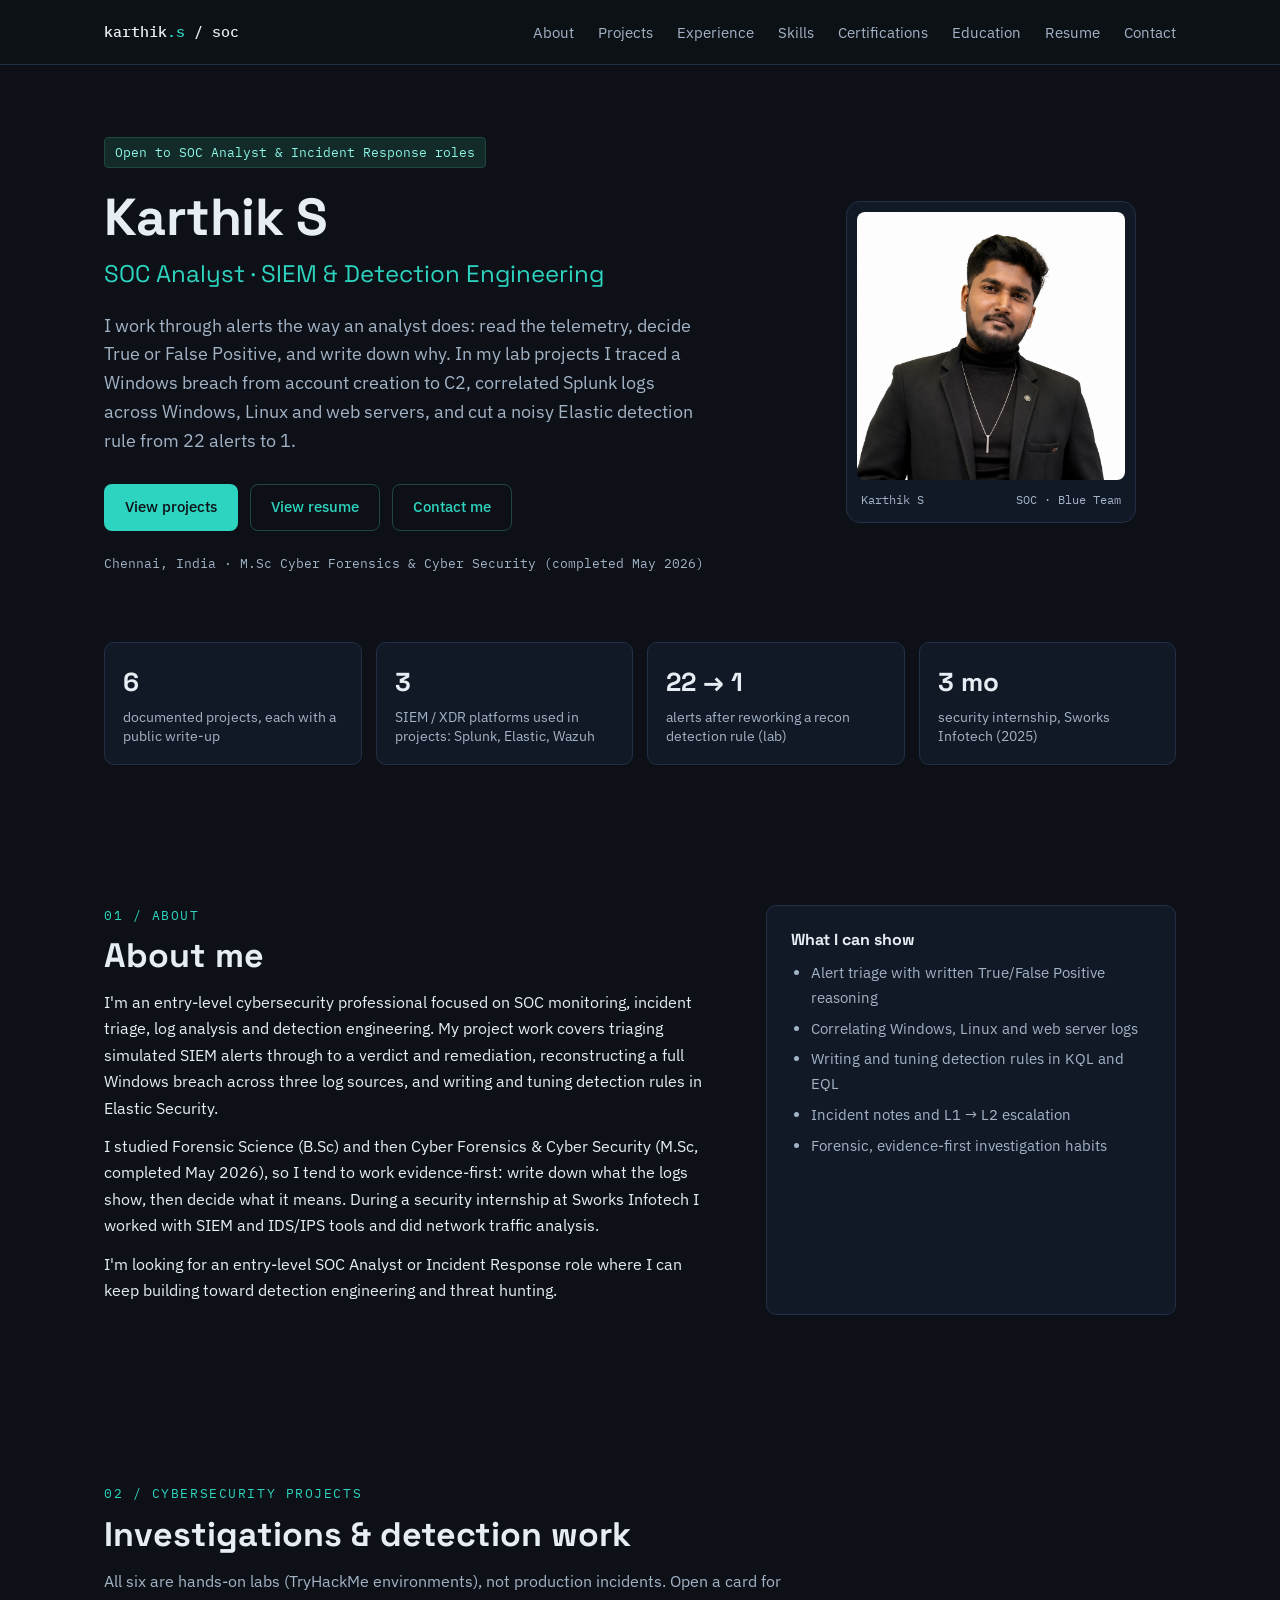
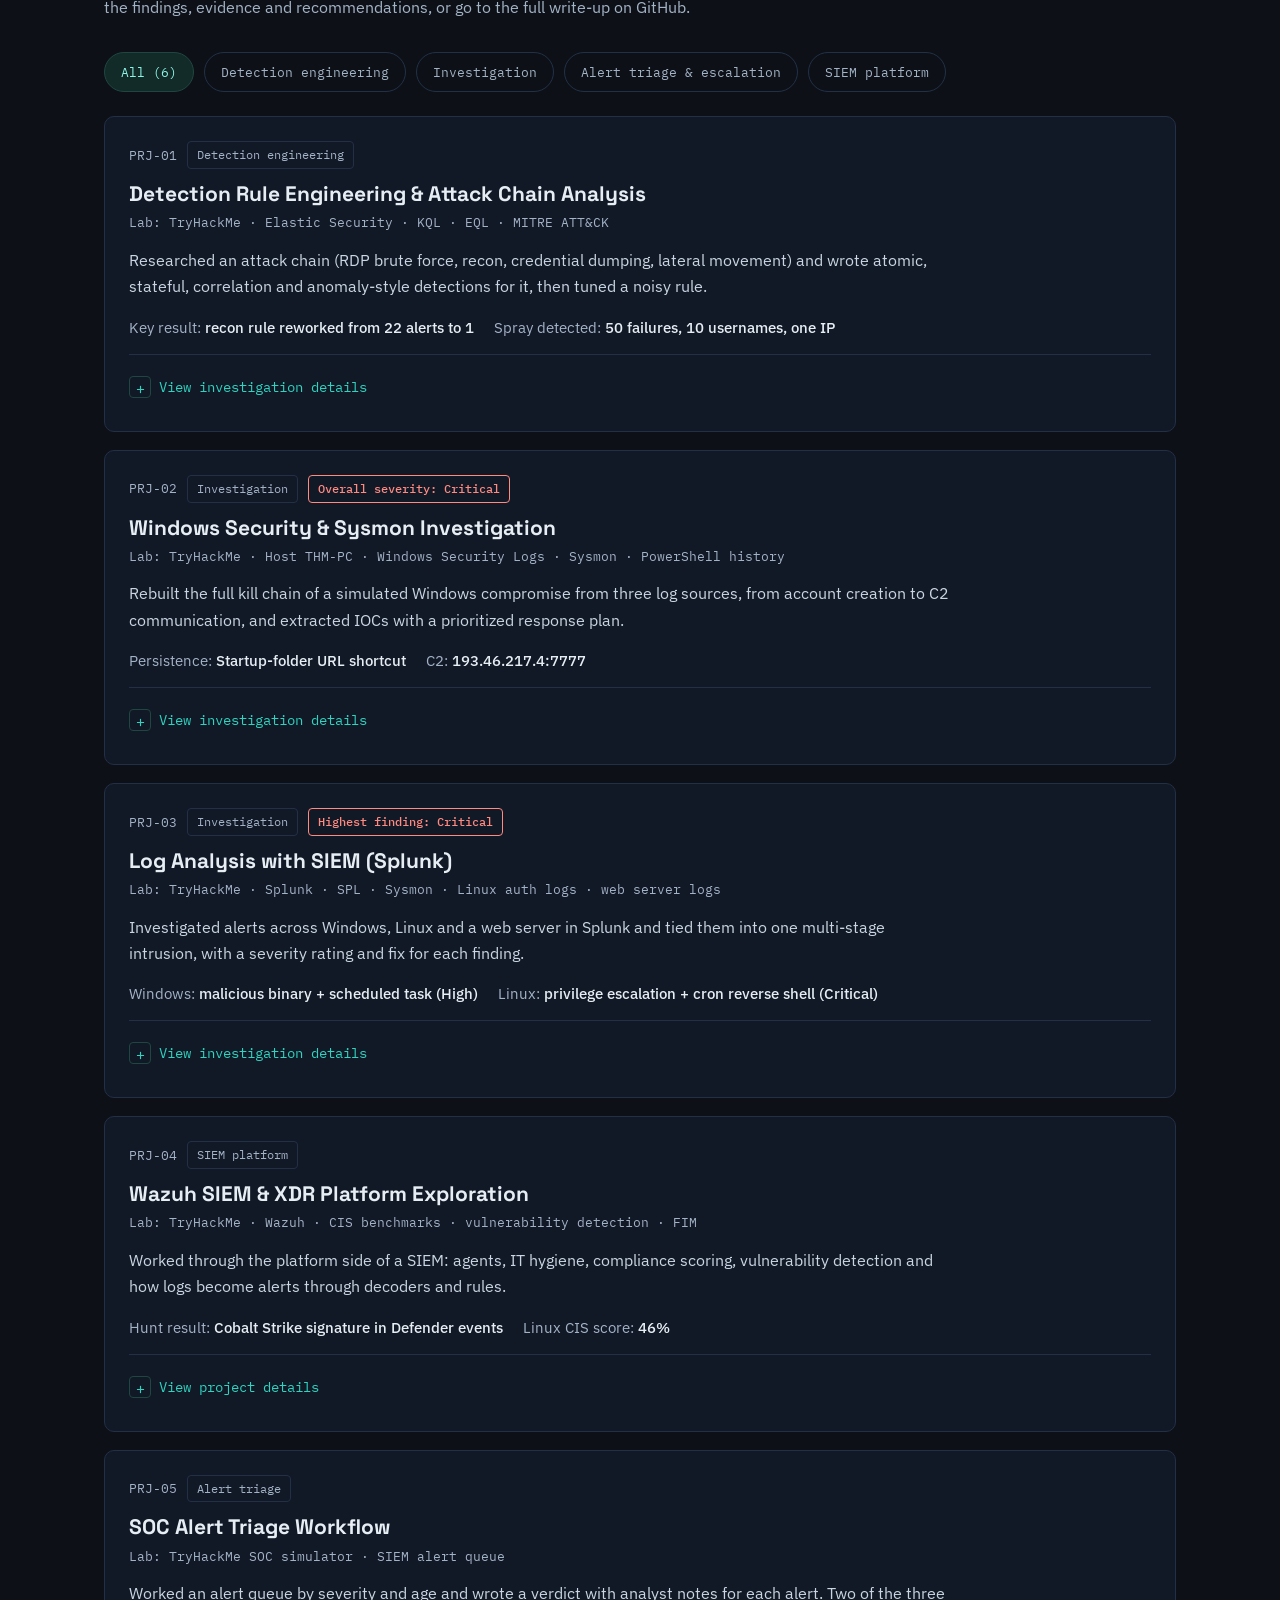
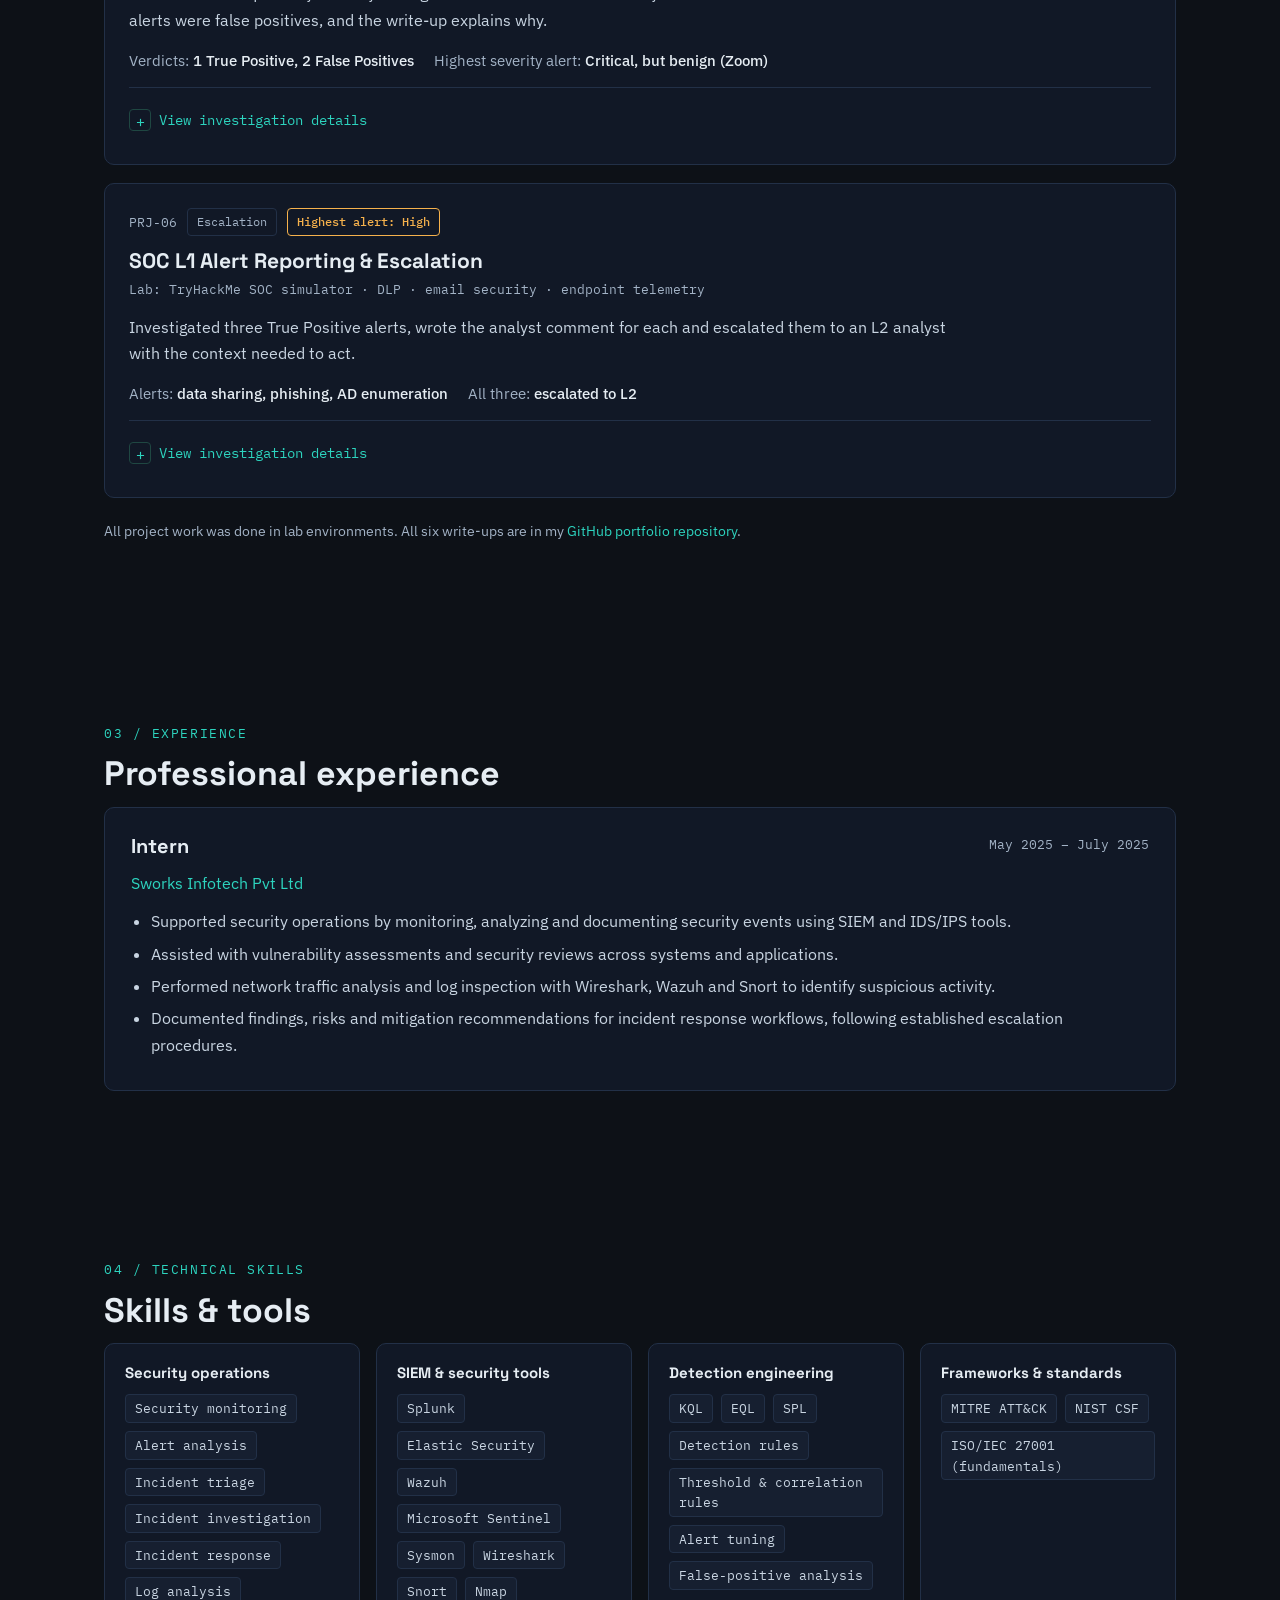
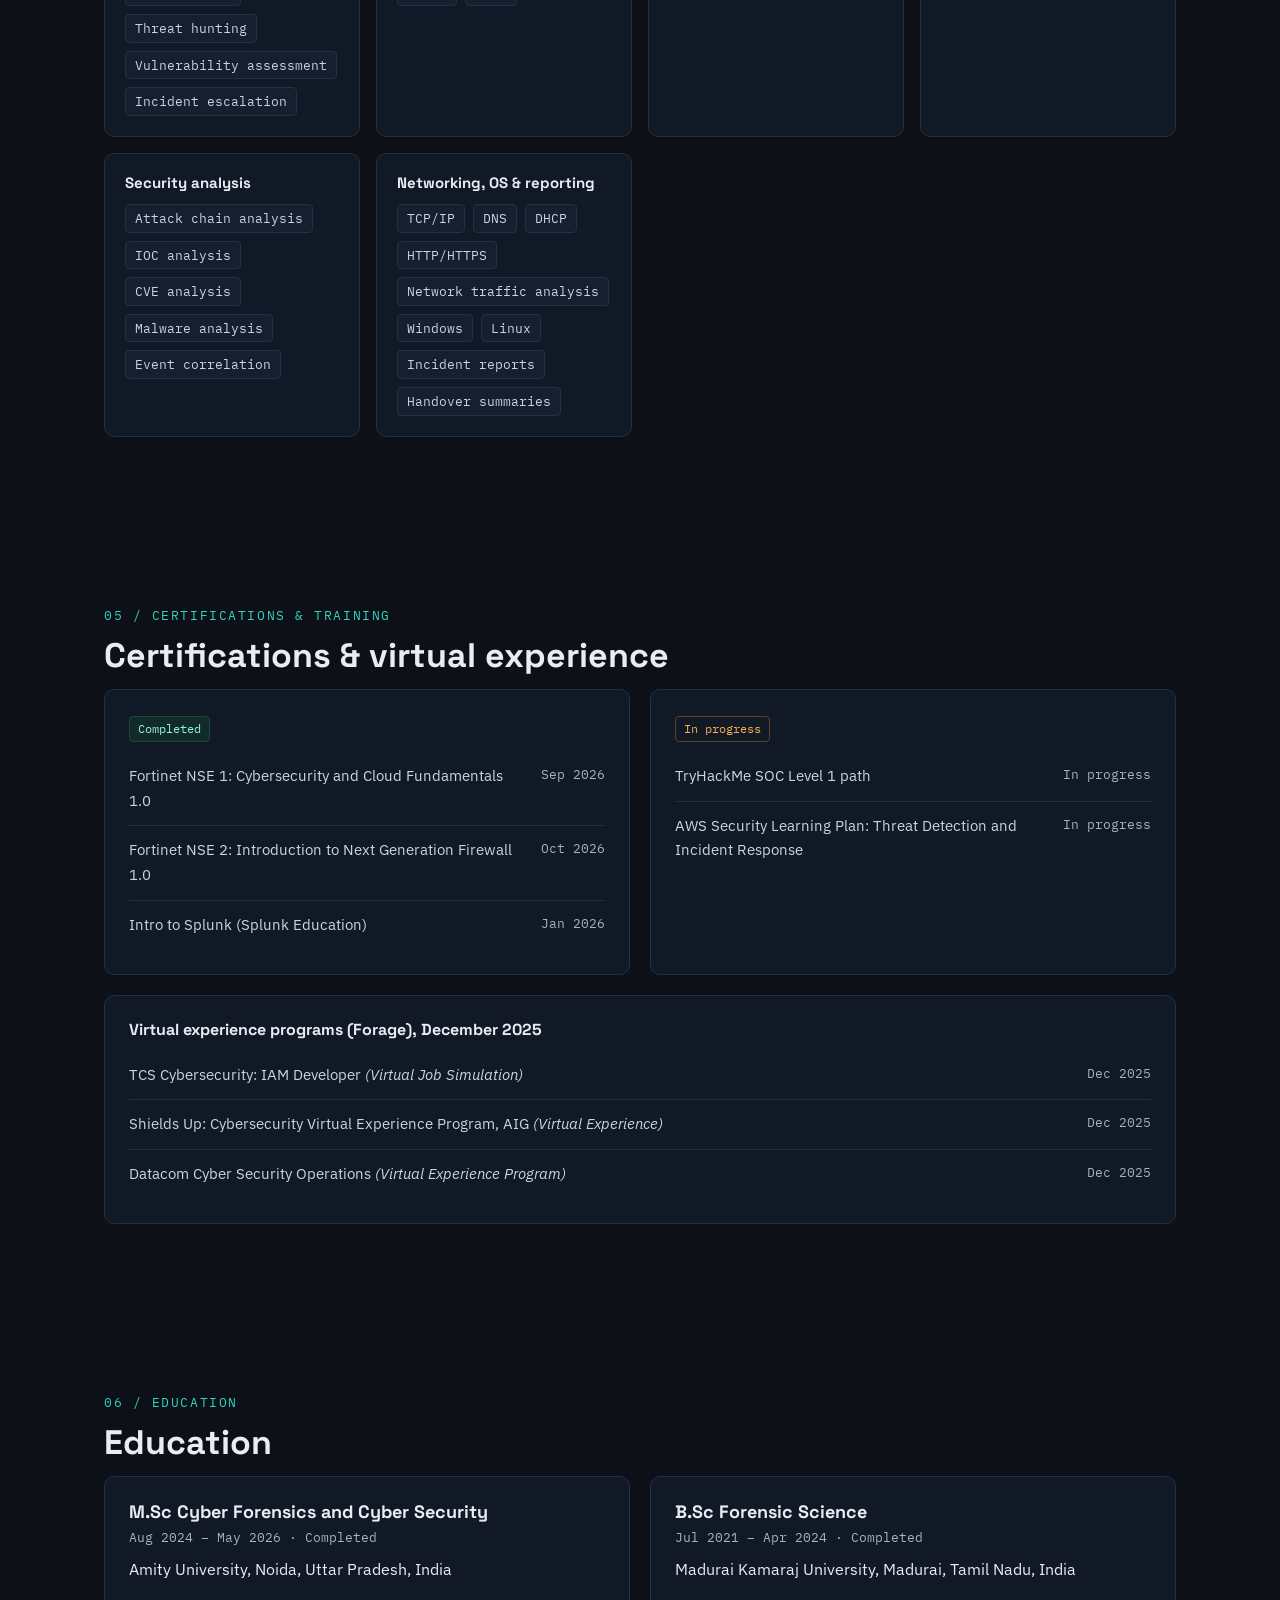
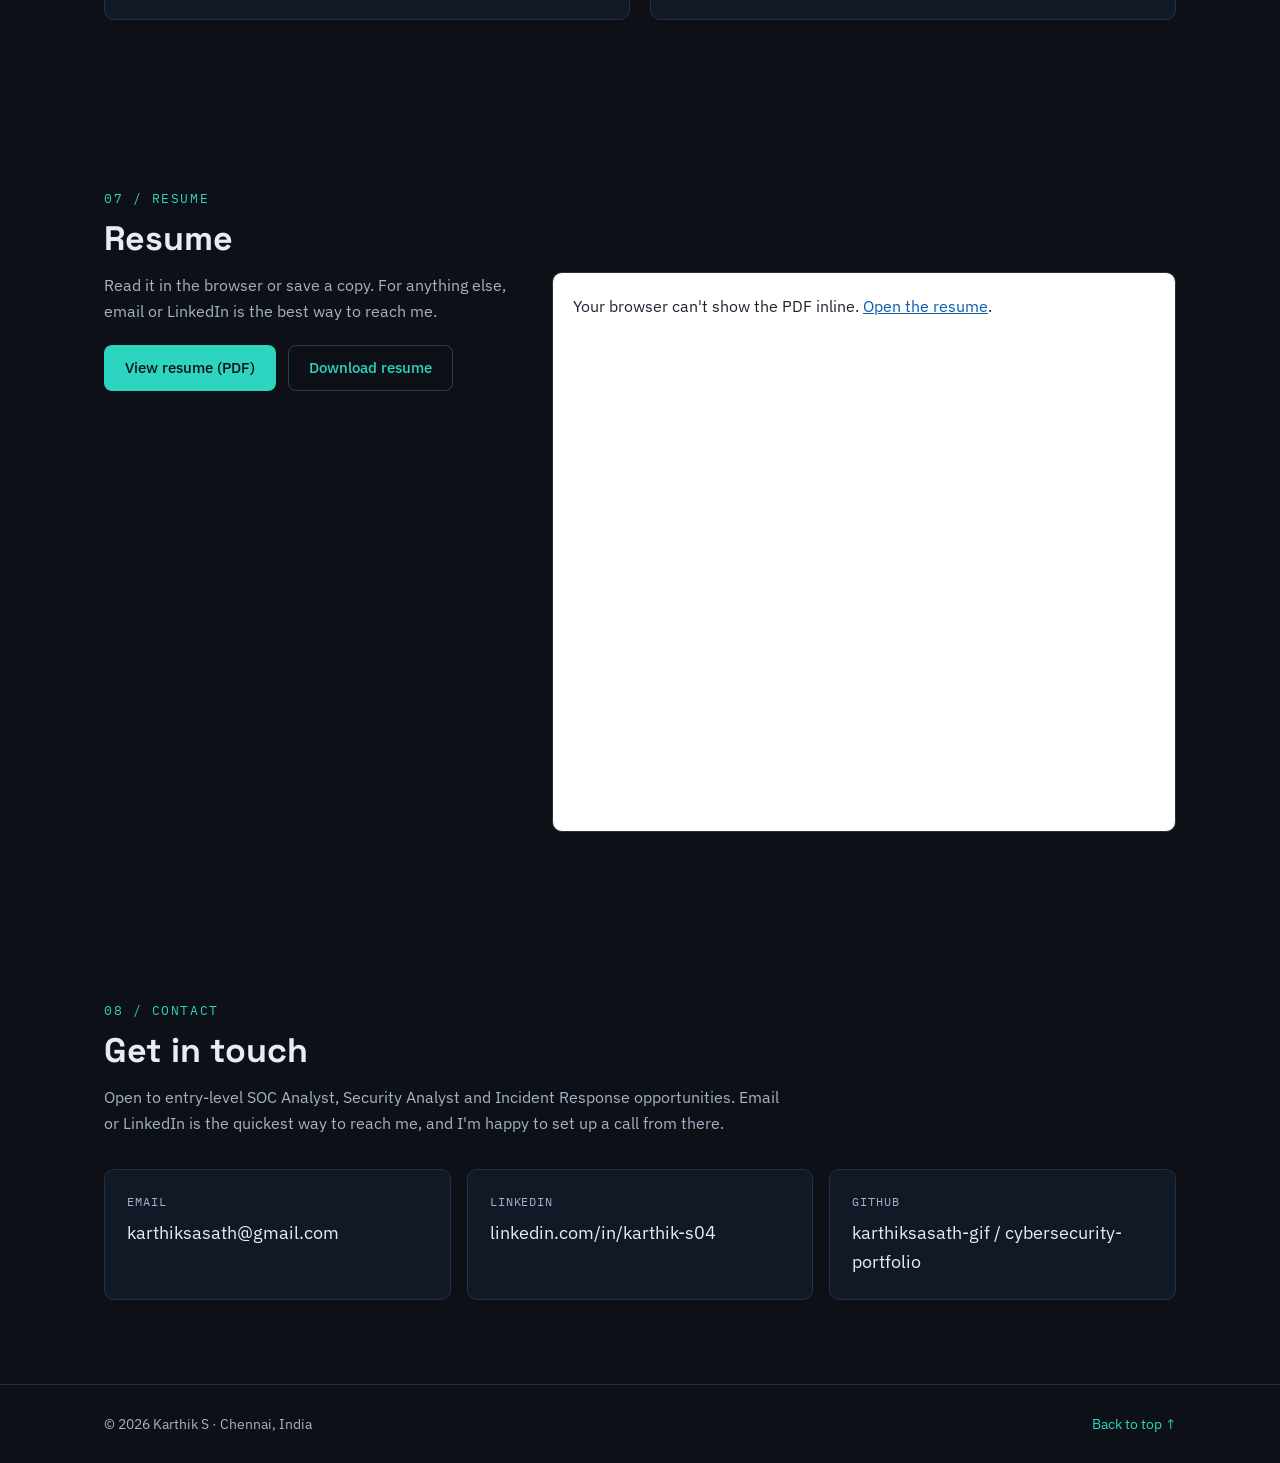
<file: docs/index.html>
<!DOCTYPE html>
<html lang="en">
<head>
<meta charset="utf-8">
<meta name="viewport" content="width=device-width, initial-scale=1">
<title>Karthik S — Entry-Level SOC Analyst | SIEM &amp; Detection Engineering</title>
<meta name="description" content="Karthik S is an entry-level SOC analyst from Chennai with hands-on work in SIEM alert triage, log analysis, incident investigation and detection rule engineering (Splunk, Elastic Security, Wazuh).">
<meta name="keywords" content="SOC analyst, entry-level SOC analyst, incident response, SIEM, detection engineering, Splunk, Elastic Security, Wazuh, MITRE ATT&amp;CK, Chennai">
<meta name="author" content="Karthik S">
<meta property="og:type" content="website">
<meta property="og:title" content="Karthik S — Entry-Level SOC Analyst">
<meta property="og:description" content="SIEM alert triage, log analysis, incident investigation and detection engineering projects, with full write-ups.">
<meta property="og:image" content="https://karthiksasath-gif.github.io/cybersecurity-portfolio/assets/images/karthik-profile.jpg">
<meta name="twitter:card" content="summary">
<meta name="theme-color" content="#0D1117">
<link rel="icon" type="image/svg+xml" href="favicon/favicon.svg">
<link rel="preconnect" href="https://fonts.googleapis.com">
<link rel="preconnect" href="https://fonts.gstatic.com" crossorigin>
<link href="https://fonts.googleapis.com/css2?family=IBM+Plex+Mono:wght@400;500&family=IBM+Plex+Sans:wght@400;500&family=Space+Grotesk:wght@500;700&display=swap" rel="stylesheet">
<link rel="stylesheet" href="style.css">
<script>document.documentElement.classList.add('js');</script>
</head>
<body>
<a class="skip" href="#main">Skip to content</a>

<header class="nav">
  <div class="wrap">
    <a class="brand" href="#top">karthik<span>.s</span> / soc</a>
    <button class="nav-btn" id="navBtn" aria-label="Open menu" aria-expanded="false" aria-controls="menu"><span></span></button>
    <nav aria-label="Main">
      <ul class="menu" id="menu">
        <li><a href="#about">About</a></li>
        <li><a href="#projects">Projects</a></li>
        <li><a href="#experience">Experience</a></li>
        <li><a href="#skills">Skills</a></li>
        <li><a href="#certifications">Certifications</a></li>
        <li><a href="#education">Education</a></li>
        <li><a href="#resume">Resume</a></li>
        <li><a href="#contact">Contact</a></li>
      </ul>
    </nav>
  </div>
</header>

<main id="main">

<!-- PROFILE HEADER -->
<section class="profile" id="top" aria-labelledby="profile-title">
  <div class="wrap">
    <div class="profile-grid">
      <div>
        <span class="chip">Open to SOC Analyst &amp; Incident Response roles</span>
        <h1 id="profile-title">Karthik S</h1>
        <p class="role">SOC Analyst · SIEM &amp; Detection Engineering</p>
        <p class="intro">I work through alerts the way an analyst does: read the telemetry, decide True or False Positive, and write down why. In my lab projects I traced a Windows breach from account creation to C2, correlated Splunk logs across Windows, Linux and web servers, and cut a noisy Elastic detection rule from 22 alerts to 1.</p>
        <div class="cta">
          <a class="btn btn-primary" href="#projects">View projects</a>
          <a class="btn btn-ghost" href="assets/resume/Karthik_S_SOC_Analyst_Resume.pdf" target="_blank" rel="noopener">View resume</a>
          <a class="btn btn-ghost" href="#contact">Contact me</a>
        </div>
        <p class="loc">Chennai, India · M.Sc Cyber Forensics &amp; Cyber Security (completed May 2026)</p>
      </div>
      <figure class="photo">
        <img src="assets/images/karthik-profile.jpg" width="900" height="900" alt="Portrait of Karthik S in a black blazer">
        <figcaption><span>Karthik S</span><span>SOC · Blue Team</span></figcaption>
      </figure>
    </div>

    <div class="stats" aria-label="Portfolio at a glance">
      <div class="stat"><b>6</b><span>documented projects, each with a public write-up</span></div>
      <div class="stat"><b>3</b><span>SIEM / XDR platforms used in projects: Splunk, Elastic, Wazuh</span></div>
      <div class="stat"><b>22 → 1</b><span>alerts after reworking a recon detection rule (lab)</span></div>
      <div class="stat"><b>3 mo</b><span>security internship, Sworks Infotech (2025)</span></div>
    </div>
  </div>
</section>

<!-- ABOUT -->
<section id="about" aria-labelledby="about-title">
  <div class="wrap about-grid">
    <div class="reveal">
      <p class="eyebrow">01 / About</p>
      <h2 class="sec-title" id="about-title">About me</h2>
      <p>I'm an entry-level cybersecurity professional focused on SOC monitoring, incident triage, log analysis and detection engineering. My project work covers triaging simulated SIEM alerts through to a verdict and remediation, reconstructing a full Windows breach across three log sources, and writing and tuning detection rules in Elastic Security.</p>
      <p>I studied Forensic Science (B.Sc) and then Cyber Forensics &amp; Cyber Security (M.Sc, completed May 2026), so I tend to work evidence-first: write down what the logs show, then decide what it means. During a security internship at Sworks Infotech I worked with SIEM and IDS/IPS tools and did network traffic analysis.</p>
      <p>I'm looking for an entry-level SOC Analyst or Incident Response role where I can keep building toward detection engineering and threat hunting.</p>
    </div>
    <div class="panel reveal">
      <h3>What I can show</h3>
      <ul>
        <li>Alert triage with written True/False Positive reasoning</li>
        <li>Correlating Windows, Linux and web server logs</li>
        <li>Writing and tuning detection rules in KQL and EQL</li>
        <li>Incident notes and L1 → L2 escalation</li>
        <li>Forensic, evidence-first investigation habits</li>
      </ul>
    </div>
  </div>
</section>

<!-- PROJECTS -->
<section id="projects" aria-labelledby="projects-title">
  <div class="wrap">
    <p class="eyebrow">02 / Cybersecurity projects</p>
    <h2 class="sec-title" id="projects-title">Investigations &amp; detection work</h2>
    <p class="sec-lead">All six are hands-on labs (TryHackMe environments), not production incidents. Open a card for the findings, evidence and recommendations, or go to the full write-up on GitHub.</p>

    <div class="filters" role="group" aria-label="Filter projects">
      <button class="filter" data-filter="all" aria-pressed="true">All (6)</button>
      <button class="filter" data-filter="detection" aria-pressed="false">Detection engineering</button>
      <button class="filter" data-filter="investigation" aria-pressed="false">Investigation</button>
      <button class="filter" data-filter="triage" aria-pressed="false">Alert triage &amp; escalation</button>
      <button class="filter" data-filter="platform" aria-pressed="false">SIEM platform</button>
    </div>

    <div class="tickets">

      <!-- PRJ-01 -->
      <article class="ticket reveal" data-cat="detection">
        <div class="t-head"><span class="t-id">PRJ-01</span><span class="tag">Detection engineering</span></div>
        <h3>Detection Rule Engineering &amp; Attack Chain Analysis</h3>
        <p class="t-meta">Lab: TryHackMe · Elastic Security · KQL · EQL · MITRE ATT&amp;CK</p>
        <p class="t-sum">Researched an attack chain (RDP brute force, recon, credential dumping, lateral movement) and wrote atomic, stateful, correlation and anomaly-style detections for it, then tuned a noisy rule.</p>
        <div class="result">
          <div>Key result: <b>recon rule reworked from 22 alerts to 1</b></div>
          <div>Spray detected: <b>50 failures, 10 usernames, one IP</b></div>
        </div>
        <details>
          <summary>View investigation details</summary>
          <div class="d-body">
            <div>
              <h4>What I built</h4>
              <ul>
                <li><b>Atomic:</b> custom query rule for recon commands. Removed a false positive (<code>ngentask.exe</code>) and added a missed tool (<code>nltest.exe</code>). Preview fired 22 alerts, one per command.</li>
                <li><b>Stateful:</b> threshold rule on failed network logons, grouped by <code>source.ip</code> with a minimum of 5 distinct usernames. Medium severity, risk score 47.</li>
                <li><b>Correlation:</b> EQL sequence for 10+ failed logons followed by a successful RDP logon from the same IP within 5 minutes. High severity, risk score 73, with alert suppression on <code>source.ip</code> to stop duplicate alerts.</li>
              </ul>
            </div>
            <div>
              <h4>Tuning &amp; anomaly work</h4>
              <ul>
                <li><b>Tuning:</b> rebuilt the recon rule as a threshold rule grouped by <code>host.name</code> and <code>LogonId</code> (3 or more commands per session). The attacker's session was the single remaining alert.</li>
                <li><b>Anomaly:</b> shown conceptually in Discover (service-install baseline on one host) because the lab licence did not include ML rules.</li>
                <li><b>Takeaway:</b> research the technique and the data source before writing the query; plan to tune every rule.</li>
              </ul>
            </div>
            <figure class="shot full">
              <img src="assets/projects/detection-rule-preview.jpg" width="1400" height="590" loading="lazy" alt="Elastic Security rule preview for the threshold rule showing Medium severity and risk score 47">
              <figcaption>Elastic Security: preview of the password-spray threshold rule (Medium, risk score 47).</figcaption>
            </figure>
          </div>
          <div class="t-links"><a class="btn btn-ghost" href="https://github.com/karthiksasath-gif/cybersecurity-portfolio/tree/main/Detection-Rules-Developement" target="_blank" rel="noopener">Full write-up on GitHub</a></div>
        </details>
      </article>

      <!-- PRJ-02 -->
      <article class="ticket reveal" data-cat="investigation">
        <div class="t-head"><span class="t-id">PRJ-02</span><span class="tag">Investigation</span><span class="sev crit">Overall severity: Critical</span></div>
        <h3>Windows Security &amp; Sysmon Investigation</h3>
        <p class="t-meta">Lab: TryHackMe · Host THM-PC · Windows Security Logs · Sysmon · PowerShell history</p>
        <p class="t-sum">Rebuilt the full kill chain of a simulated Windows compromise from three log sources, from account creation to C2 communication, and extracted IOCs with a prioritized response plan.</p>
        <div class="result">
          <div>Persistence: <b>Startup-folder URL shortcut</b></div>
          <div>C2: <b>193.46.217.4:7777</b></div>
        </div>
        <details>
          <summary>View investigation details</summary>
          <div class="d-body">
            <div>
              <h4>Findings</h4>
              <ul>
                <li>Unauthorized local account <code>svc_sysrestore</code> created and added to Backup Operators.</li>
                <li><code>ckjg.exe</code> downloaded through Chrome by one user, then executed.</li>
                <li>Persistence via <code>DeleteApp.url</code> in the Startup folder.</li>
                <li>DNS lookup of <code>hkfasfsafg.click</code> and an outbound connection to the C2 address.</li>
                <li>PowerShell history showed recon and system changes by a second user.</li>
              </ul>
            </div>
            <div>
              <h4>Recommendations</h4>
              <ul>
                <li>Isolate the host; terminate the malware and remove the startup link.</li>
                <li>Delete the rogue account and audit Backup Operators changes.</li>
                <li>Block the C2 IP and domain at the firewall.</li>
                <li>Rotate credentials for the affected accounts.</li>
                <li>Submit the file and domain to threat intelligence platforms.</li>
              </ul>
            </div>
            <figure class="shot full">
              <img src="assets/projects/sysmon-c2-event.jpg" width="1400" height="576" loading="lazy" alt="Sysmon Event ID 3 showing a network connection from ckjg.exe to 193.46.217.4 on port 7777">
              <figcaption>Sysmon Event ID 3: the malware's connection to the C2 server on port 7777.</figcaption>
            </figure>
          </div>
          <div class="t-links"><a class="btn btn-ghost" href="https://github.com/karthiksasath-gif/cybersecurity-portfolio/tree/main/windows-security-and-sysmon-investigation" target="_blank" rel="noopener">Full write-up on GitHub</a></div>
        </details>
      </article>

      <!-- PRJ-03 -->
      <article class="ticket reveal" data-cat="investigation">
        <div class="t-head"><span class="t-id">PRJ-03</span><span class="tag">Investigation</span><span class="sev crit">Highest finding: Critical</span></div>
        <h3>Log Analysis with SIEM (Splunk)</h3>
        <p class="t-meta">Lab: TryHackMe · Splunk · SPL · Sysmon · Linux auth logs · web server logs</p>
        <p class="t-sum">Investigated alerts across Windows, Linux and a web server in Splunk and tied them into one multi-stage intrusion, with a severity rating and fix for each finding.</p>
        <div class="result">
          <div>Windows: <b>malicious binary + scheduled task (High)</b></div>
          <div>Linux: <b>privilege escalation + cron reverse shell (Critical)</b></div>
        </div>
        <details>
          <summary>View investigation details</summary>
          <div class="d-body">
            <div>
              <h4>Findings</h4>
              <ul>
                <li><b>Windows (High):</b> <code>SharePoInt.exe</code> in a Temp folder made an outbound connection (Sysmon Event 3) and persisted through a scheduled task.</li>
                <li><b>Linux (Critical):</b> a compromised user escalated to root, created an unauthorized SSH account and added a cron-based Python reverse shell.</li>
                <li><b>Web (Medium):</b> brute force against <code>/wp-login.php</code> from one IP, fingerprinted as WPScan by its user agent.</li>
              </ul>
            </div>
            <div>
              <h4>Recommendations</h4>
              <ul>
                <li>Isolate the Windows host; kill the process and remove the task.</li>
                <li>Disable the rogue account, remove the cron entry, rotate credentials.</li>
                <li>Block the attacking IP, rate-limit the login page and enable 2FA.</li>
              </ul>
            </div>
            <figure class="shot full">
              <img src="assets/projects/splunk-sysmon-search.jpg" width="1400" height="528" loading="lazy" alt="Splunk search results table for Sysmon network connection events">
              <figcaption>Splunk: search on the destination port to find the malicious process's connection.</figcaption>
            </figure>
          </div>
          <div class="t-links"><a class="btn btn-ghost" href="https://github.com/karthiksasath-gif/cybersecurity-portfolio/tree/main/Log-Analysis-with-SIEM-Splunk" target="_blank" rel="noopener">Full write-up on GitHub</a></div>
        </details>
      </article>

      <!-- PRJ-04 -->
      <article class="ticket reveal" data-cat="platform">
        <div class="t-head"><span class="t-id">PRJ-04</span><span class="tag">SIEM platform</span></div>
        <h3>Wazuh SIEM &amp; XDR Platform Exploration</h3>
        <p class="t-meta">Lab: TryHackMe · Wazuh · CIS benchmarks · vulnerability detection · FIM</p>
        <p class="t-sum">Worked through the platform side of a SIEM: agents, IT hygiene, compliance scoring, vulnerability detection and how logs become alerts through decoders and rules.</p>
        <div class="result">
          <div>Hunt result: <b>Cobalt Strike signature in Defender events</b></div>
          <div>Linux CIS score: <b>46%</b></div>
        </div>
        <details>
          <summary>View project details</summary>
          <div class="d-body">
            <div>
              <h4>What I did</h4>
              <ul>
                <li>Reviewed Windows and Linux agents: hardware, listening ports, local users and installed software.</li>
                <li>Read CIS benchmark results and CVE findings, for example the latest Notepad++ CVE on the Windows agent.</li>
                <li>Queried Defender events in Discover and found <code>Trojan:Win32/CobaltStrike.PU!MTB</code>.</li>
              </ul>
            </div>
            <div>
              <h4>Concepts covered</h4>
              <ul>
                <li>Group-level log collection (Linux auth log, Windows Defender and Sysmon channels).</li>
                <li>Decoders and a two-stage PowerShell rule chain (broad collection, then a level-12 alert).</li>
                <li>File Integrity Monitoring, Active Response and compliance mapping, reviewed rather than built.</li>
              </ul>
            </div>
            <figure class="shot full">
              <img src="assets/projects/wazuh-dashboard.jpg" width="1400" height="540" loading="lazy" alt="Wazuh dashboard showing 5,495 total events and alerts by level">
              <figcaption>Wazuh demo dashboard: 5,495 total events.</figcaption>
            </figure>
          </div>
          <div class="t-links"><a class="btn btn-ghost" href="https://github.com/karthiksasath-gif/cybersecurity-portfolio/tree/main/wazuh-siem-exploration" target="_blank" rel="noopener">Full write-up on GitHub</a></div>
        </details>
      </article>

      <!-- PRJ-05 -->
      <article class="ticket reveal" data-cat="triage">
        <div class="t-head"><span class="t-id">PRJ-05</span><span class="tag">Alert triage</span></div>
        <h3>SOC Alert Triage Workflow</h3>
        <p class="t-meta">Lab: TryHackMe SOC simulator · SIEM alert queue</p>
        <p class="t-sum">Worked an alert queue by severity and age and wrote a verdict with analyst notes for each alert. Two of the three alerts were false positives, and the write-up explains why.</p>
        <div class="result">
          <div>Verdicts: <b>1 True Positive, 2 False Positives</b></div>
          <div>Highest severity alert: <b>Critical, but benign (Zoom)</b></div>
        </div>
        <details>
          <summary>View investigation details</summary>
          <div class="d-body">
            <div>
              <h4>Cases</h4>
              <ul>
                <li><b>Critical, False Positive:</b> 5.8 GB upload flagged as exfiltration; destination was Zoom from a meeting-room device.</li>
                <li><b>High, True Positive:</b> <code>.mp4.exe</code> double-extension file downloaded from a lure domain.</li>
                <li><b>Low, False Positive:</b> a developer cloning the official React repository.</li>
              </ul>
            </div>
            <div>
              <h4>Response for the True Positive</h4>
              <ul>
                <li>Isolate the host and quarantine the file.</li>
                <li>Check process logs for anything the file spawned.</li>
                <li>Block the lure domain and notify the user.</li>
                <li>Escalate to Tier 2 if lateral movement or persistence appears.</li>
              </ul>
            </div>
            <figure class="shot full">
              <img src="assets/projects/alert-queue.jpg" width="1400" height="613" loading="lazy" alt="SIEM alert queue listing alerts by severity, status and verdict">
              <figcaption>The alert queue, sorted by severity and time before assignment.</figcaption>
            </figure>
          </div>
          <div class="t-links"><a class="btn btn-ghost" href="https://github.com/karthiksasath-gif/cybersecurity-portfolio/tree/main/soc-alert-triage-workflow" target="_blank" rel="noopener">Full write-up on GitHub</a></div>
        </details>
      </article>

      <!-- PRJ-06 -->
      <article class="ticket reveal" data-cat="triage">
        <div class="t-head"><span class="t-id">PRJ-06</span><span class="tag">Escalation</span><span class="sev high">Highest alert: High</span></div>
        <h3>SOC L1 Alert Reporting &amp; Escalation</h3>
        <p class="t-meta">Lab: TryHackMe SOC simulator · DLP · email security · endpoint telemetry</p>
        <p class="t-sum">Investigated three True Positive alerts, wrote the analyst comment for each and escalated them to an L2 analyst with the context needed to act.</p>
        <div class="result">
          <div>Alerts: <b>data sharing, phishing, AD enumeration</b></div>
          <div>All three: <b>escalated to L2</b></div>
        </div>
        <details>
          <summary>View investigation details</summary>
          <div class="d-body">
            <div>
              <h4>Cases</h4>
              <ul>
                <li><b>Medium:</b> HR spreadsheet shared to an external ProtonMail address after a bulk download was blocked by DLP.</li>
                <li><b>Medium:</b> spoofed Microsoft email with a <code>.rar</code> attachment; SPF and DKIM both failed.</li>
                <li><b>High:</b> <code>w3wp.exe</code> to <code>revshell.exe</code> to <code>cmd.exe</code> on a DMZ Exchange server running AD enumeration commands.</li>
              </ul>
            </div>
            <div>
              <h4>Actions recommended</h4>
              <ul>
                <li>Contact the user, recall the share and notify Compliance.</li>
                <li>Purge the phishing email, confirm the attachment was not opened, block the sender.</li>
                <li>Isolate the Exchange server and hunt for the web-shell entry point.</li>
              </ul>
            </div>
            <figure class="shot full">
              <img src="assets/projects/phishing-escalation.jpg" width="982" height="694" loading="lazy" alt="Alert form for an email marked as phishing, with analyst comment and True Positive verdict">
              <figcaption>Analyst comment and True Positive verdict on the phishing alert, before escalation.</figcaption>
            </figure>
          </div>
          <div class="t-links"><a class="btn btn-ghost" href="https://github.com/karthiksasath-gif/cybersecurity-portfolio/tree/main/soc-l1-alert-reporting" target="_blank" rel="noopener">Full write-up on GitHub</a></div>
        </details>
      </article>

    </div>
    <p class="note">All project work was done in lab environments. All six write-ups are in my <a href="https://github.com/karthiksasath-gif/cybersecurity-portfolio" target="_blank" rel="noopener">GitHub portfolio repository</a>.</p>
  </div>
</section>

<!-- EXPERIENCE -->
<section id="experience" aria-labelledby="exp-title">
  <div class="wrap">
    <p class="eyebrow">03 / Experience</p>
    <h2 class="sec-title" id="exp-title">Professional experience</h2>
    <div class="job reveal">
      <div class="job-head"><h3>Intern</h3><span class="when">May 2025 – July 2025</span></div>
      <p class="org">Sworks Infotech Pvt Ltd</p>
      <ul>
        <li>Supported security operations by monitoring, analyzing and documenting security events using SIEM and IDS/IPS tools.</li>
        <li>Assisted with vulnerability assessments and security reviews across systems and applications.</li>
        <li>Performed network traffic analysis and log inspection with Wireshark, Wazuh and Snort to identify suspicious activity.</li>
        <li>Documented findings, risks and mitigation recommendations for incident response workflows, following established escalation procedures.</li>
      </ul>
    </div>
  </div>
</section>

<!-- SKILLS -->
<section id="skills" aria-labelledby="skills-title">
  <div class="wrap">
    <p class="eyebrow">04 / Technical skills</p>
    <h2 class="sec-title" id="skills-title">Skills &amp; tools</h2>
    <div class="skills">
      <div class="skill reveal"><h3>Security operations</h3><ul class="pills"><li>Security monitoring</li><li>Alert analysis</li><li>Incident triage</li><li>Incident investigation</li><li>Incident response</li><li>Log analysis</li><li>Threat hunting</li><li>Vulnerability assessment</li><li>Incident escalation</li></ul></div>
      <div class="skill reveal"><h3>SIEM &amp; security tools</h3><ul class="pills"><li>Splunk</li><li>Elastic Security</li><li>Wazuh</li><li>Microsoft Sentinel</li><li>Sysmon</li><li>Wireshark</li><li>Snort</li><li>Nmap</li></ul></div>
      <div class="skill reveal"><h3>Detection engineering</h3><ul class="pills"><li>KQL</li><li>EQL</li><li>SPL</li><li>Detection rules</li><li>Threshold &amp; correlation rules</li><li>Alert tuning</li><li>False-positive analysis</li></ul></div>
      <div class="skill reveal"><h3>Frameworks &amp; standards</h3><ul class="pills"><li>MITRE ATT&amp;CK</li><li>NIST CSF</li><li>ISO/IEC 27001 (fundamentals)</li></ul></div>
      <div class="skill reveal"><h3>Security analysis</h3><ul class="pills"><li>Attack chain analysis</li><li>IOC analysis</li><li>CVE analysis</li><li>Malware analysis</li><li>Event correlation</li></ul></div>
      <div class="skill reveal"><h3>Networking, OS &amp; reporting</h3><ul class="pills"><li>TCP/IP</li><li>DNS</li><li>DHCP</li><li>HTTP/HTTPS</li><li>Network traffic analysis</li><li>Windows</li><li>Linux</li><li>Incident reports</li><li>Handover summaries</li></ul></div>
    </div>
  </div>
</section>

<!-- CERTIFICATIONS + VIRTUAL EXPERIENCE -->
<section id="certifications" aria-labelledby="cert-title">
  <div class="wrap">
    <p class="eyebrow">05 / Certifications &amp; training</p>
    <h2 class="sec-title" id="cert-title">Certifications &amp; virtual experience</h2>
    <div class="two">
      <div class="panel reveal">
        <span class="status done">Completed</span>
        <ul class="cert-list">
          <li><span>Fortinet NSE 1: Cybersecurity and Cloud Fundamentals 1.0</span><span class="d">Sep 2026</span></li>
          <li><span>Fortinet NSE 2: Introduction to Next Generation Firewall 1.0</span><span class="d">Oct 2026</span></li>
          <li><span>Intro to Splunk (Splunk Education)</span><span class="d">Jan 2026</span></li>
        </ul>
      </div>
      <div class="panel reveal">
        <span class="status prog">In progress</span>
        <ul class="cert-list">
          <li><span>TryHackMe SOC Level 1 path</span><span class="d">In progress</span></li>
          <li><span>AWS Security Learning Plan: Threat Detection and Incident Response</span><span class="d">In progress</span></li>
        </ul>
      </div>
    </div>
    <div class="panel reveal" style="margin-top:20px">
      <h3>Virtual experience programs (Forage), December 2025</h3>
      <ul class="cert-list">
        <li><span>TCS Cybersecurity: IAM Developer <em>(Virtual Job Simulation)</em></span><span class="d">Dec 2025</span></li>
        <li><span>Shields Up: Cybersecurity Virtual Experience Program, AIG <em>(Virtual Experience)</em></span><span class="d">Dec 2025</span></li>
        <li><span>Datacom Cyber Security Operations <em>(Virtual Experience Program)</em></span><span class="d">Dec 2025</span></li>
      </ul>
    </div>
  </div>
</section>

<!-- EDUCATION -->
<section id="education" aria-labelledby="edu-title">
  <div class="wrap">
    <p class="eyebrow">06 / Education</p>
    <h2 class="sec-title" id="edu-title">Education</h2>
    <div class="edu">
      <div class="panel reveal"><h3>M.Sc Cyber Forensics and Cyber Security</h3><p class="when">Aug 2024 – May 2026 · Completed</p><p>Amity University, Noida, Uttar Pradesh, India</p></div>
      <div class="panel reveal"><h3>B.Sc Forensic Science</h3><p class="when">Jul 2021 – Apr 2024 · Completed</p><p>Madurai Kamaraj University, Madurai, Tamil Nadu, India</p></div>
    </div>
  </div>
</section>

<!-- RESUME -->
<section id="resume" aria-labelledby="resume-title">
  <div class="wrap">
    <p class="eyebrow">07 / Resume</p>
    <h2 class="sec-title" id="resume-title">Resume</h2>
    <div class="resume-box">
      <div class="reveal">
        <p class="sec-lead" style="margin-bottom:0">Read it in the browser or save a copy. For anything else, email or LinkedIn is the best way to reach me.</p>
        <div class="resume-actions">
          <a class="btn btn-primary" href="assets/resume/Karthik_S_SOC_Analyst_Resume.pdf" target="_blank" rel="noopener">View resume (PDF)</a>
          <a class="btn btn-ghost" href="assets/resume/Karthik_S_SOC_Analyst_Resume.pdf" download>Download resume</a>
        </div>
      </div>
      <object class="pdf" data="assets/resume/Karthik_S_SOC_Analyst_Resume.pdf#view=FitH" type="application/pdf" aria-label="Resume preview">
        <p>Your browser can't show the PDF inline. <a href="assets/resume/Karthik_S_SOC_Analyst_Resume.pdf">Open the resume</a>.</p>
      </object>
    </div>
  </div>
</section>

<!-- CONTACT -->
<section id="contact" aria-labelledby="contact-title">
  <div class="wrap">
    <p class="eyebrow">08 / Contact</p>
    <h2 class="sec-title" id="contact-title">Get in touch</h2>
    <p class="sec-lead">Open to entry-level SOC Analyst, Security Analyst and Incident Response opportunities. Email or LinkedIn is the quickest way to reach me, and I'm happy to set up a call from there.</p>
    <div class="contact-grid">
      <a class="c-card reveal" href="mailto:karthiksasath@gmail.com"><small>Email</small><span>karthiksasath@gmail.com</span></a>
      <a class="c-card reveal" href="https://www.linkedin.com/in/karthik-s04/" target="_blank" rel="noopener"><small>LinkedIn</small><span>linkedin.com/in/karthik-s04</span></a>
      <a class="c-card reveal" href="https://github.com/karthiksasath-gif/cybersecurity-portfolio" target="_blank" rel="noopener"><small>GitHub</small><span>karthiksasath-gif / cybersecurity-portfolio</span></a>
    </div>
  </div>
</section>

</main>

<footer>
  <div class="wrap">
    <span>© <span id="yr">2026</span> Karthik S · Chennai, India</span>
    <a href="#top">Back to top ↑</a>
  </div>
</footer>

<script src="script.js"></script>
</body>
</html>
</file>
<file: docs/style.css>
/* Karthik S — Cybersecurity Portfolio · Design B (dark, SOC-ticket style) */
:root{
  --bg:#0D1117; --bg-2:#111826; --bg-3:#161F30; --line:#223047;
  --text:#E6EDF3; --muted:#A3B3C6; --accent:#2DD4BF; --accent-soft:#122A28; --accent-line:#1F4742;
  --crit:#FF8A80; --high:#F5B14C; --med:#E6CF6A;
  --radius:10px; --wrap:1120px;
  --sans:'IBM Plex Sans',system-ui,-apple-system,'Segoe UI',sans-serif;
  --head:'Space Grotesk','IBM Plex Sans',system-ui,sans-serif;
  --mono:'IBM Plex Mono',ui-monospace,SFMono-Regular,Menlo,Consolas,monospace;
}
*{box-sizing:border-box}
html{scroll-behavior:smooth;scroll-padding-top:84px;-webkit-text-size-adjust:100%}
body{margin:0;background:var(--bg);color:var(--text);font-family:var(--sans);font-size:16px;line-height:1.65}
img{max-width:100%;height:auto;display:block}
a{color:var(--accent);text-decoration:none}
a:hover{text-decoration:underline;text-underline-offset:3px}
h1,h2,h3,h4{font-family:var(--head);line-height:1.2;margin:0;font-weight:700}
p{margin:0 0 12px}
ul{margin:0;padding-left:20px}
li{margin-bottom:6px}
:focus-visible{outline:2px solid var(--accent);outline-offset:3px;border-radius:4px}
.skip{position:absolute;left:-999px;top:8px;background:var(--accent);color:var(--bg);padding:8px 14px;border-radius:6px;z-index:100}
.skip:focus{left:12px}
.wrap{max-width:var(--wrap);margin:0 auto;padding:0 24px}
section{padding:84px 0}
.eyebrow{font-family:var(--mono);font-size:13px;letter-spacing:.12em;text-transform:uppercase;color:var(--accent);margin-bottom:10px}
.sec-title{font-size:clamp(26px,3.4vw,34px);margin-bottom:12px}
.sec-lead{color:var(--muted);max-width:680px;margin-bottom:32px}
.mono{font-family:var(--mono)}

/* nav */
.nav{position:sticky;top:0;z-index:50;background:rgba(13,17,23,.94);backdrop-filter:blur(8px);border-bottom:1px solid var(--line)}
.nav .wrap{display:flex;align-items:center;justify-content:space-between;height:64px}
.brand{font-family:var(--mono);font-size:15px;font-weight:500;color:var(--text)}
.brand span{color:var(--accent)}
.brand:hover{text-decoration:none}
.menu{display:flex;gap:24px;list-style:none;margin:0;padding:0}
.menu li{margin:0}
.menu a{color:var(--muted);font-size:14.5px;padding:6px 0}
.menu a:hover{color:var(--text);text-decoration:none}
.nav-btn{display:none;background:none;border:1px solid var(--line);color:var(--text);border-radius:8px;width:44px;height:44px;cursor:pointer}
.nav-btn span,.nav-btn span::before,.nav-btn span::after{display:block;width:18px;height:2px;background:var(--text);position:relative;margin:0 auto;content:""}
.nav-btn span::before{position:absolute;top:-6px;left:0}
.nav-btn span::after{position:absolute;top:6px;left:0}

/* buttons */
.btn{display:inline-flex;align-items:center;justify-content:center;gap:8px;min-height:46px;padding:10px 20px;border-radius:8px;font-size:15px;font-weight:500;border:1px solid transparent;cursor:pointer;font-family:var(--sans)}
.btn:hover{text-decoration:none}
.btn-primary{background:var(--accent);color:var(--bg)}
.btn-primary:hover{background:#5EEAD4}
.btn-ghost{border-color:var(--accent-line);color:var(--accent);background:transparent}
.btn-ghost:hover{background:var(--accent-soft)}

/* profile header (top of page) */
.profile{padding:72px 0 56px}
.profile-grid{display:grid;grid-template-columns:1.35fr .65fr;gap:56px;align-items:center}
.chip{display:inline-block;font-family:var(--mono);font-size:12.5px;color:#8CF5E5;background:var(--accent-soft);border:1px solid var(--accent-line);border-radius:4px;padding:4px 10px}
.profile h1{font-size:clamp(34px,5vw,52px);margin:18px 0 6px;letter-spacing:-.01em}
.profile .role{font-family:var(--head);font-size:clamp(18px,2.4vw,24px);color:var(--accent);margin-bottom:18px}
.profile p.intro{font-size:17.5px;color:var(--muted);max-width:600px}
.profile .cta{display:flex;flex-wrap:wrap;gap:12px;margin-top:28px}
.profile .loc{font-family:var(--mono);font-size:13px;color:var(--muted);margin-top:22px}
.photo{background:var(--bg-2);border:1px solid var(--line);border-radius:14px;padding:10px;max-width:340px;margin-left:auto}
.photo img{border-radius:8px;width:100%;aspect-ratio:1/1;object-fit:cover}
.photo figcaption{display:flex;justify-content:space-between;font-family:var(--mono);font-size:12px;color:var(--muted);padding:10px 4px 2px}

.stats{display:grid;grid-template-columns:repeat(4,1fr);gap:14px;margin-top:56px}
.stat{background:var(--bg-2);border:1px solid var(--line);border-radius:var(--radius);padding:18px}
.stat b{display:block;font-family:var(--head);font-size:26px;color:var(--text)}
.stat span{font-size:13.5px;color:var(--muted);line-height:1.4;display:block;margin-top:4px}

/* about */
.about-grid{display:grid;grid-template-columns:1.2fr .8fr;gap:48px}
.panel{background:var(--bg-2);border:1px solid var(--line);border-radius:var(--radius);padding:24px}
.panel h3{font-size:16px;margin-bottom:12px}
.panel li{color:var(--muted);font-size:15px}

/* projects */
.filters{display:flex;flex-wrap:wrap;gap:10px;margin-bottom:24px}
.filter{font-family:var(--mono);font-size:13px;color:var(--muted);background:transparent;border:1px solid var(--line);border-radius:999px;padding:9px 16px;min-height:40px;cursor:pointer}
.filter:hover{color:var(--text);border-color:var(--accent-line)}
.filter[aria-pressed="true"]{background:var(--accent-soft);color:#8CF5E5;border-color:var(--accent-line)}
.tickets{display:grid;grid-template-columns:1fr;gap:18px}
.ticket{background:var(--bg-2);border:1px solid var(--line);border-radius:var(--radius);padding:24px}
.ticket[hidden]{display:none}
.t-head{display:flex;flex-wrap:wrap;align-items:center;gap:10px;margin-bottom:12px}
.t-id{font-family:var(--mono);font-size:12.5px;color:var(--muted)}
.tag{font-family:var(--mono);font-size:12px;padding:3px 9px;border-radius:4px;border:1px solid var(--line);color:var(--muted)}
.sev{font-family:var(--mono);font-size:12px;font-weight:500;padding:3px 9px;border-radius:4px;border:1px solid currentColor}
.sev.crit{color:var(--crit)} .sev.high{color:var(--high)} .sev.med{color:var(--med)}
.ticket h3{font-size:21px;margin-bottom:6px}
.t-meta{font-family:var(--mono);font-size:12.5px;color:var(--muted);margin-bottom:14px}
.t-sum{color:#C9D5E2;max-width:820px}
.result{display:flex;flex-wrap:wrap;gap:8px 20px;margin:16px 0 4px;font-size:14.5px}
.result div{color:var(--muted)}
.result b{color:var(--text);font-weight:500}
details{margin-top:14px;border-top:1px solid var(--line);padding-top:12px}
summary{cursor:pointer;font-family:var(--mono);font-size:13.5px;color:var(--accent);list-style:none;display:flex;align-items:center;gap:8px;min-height:40px}
summary::-webkit-details-marker{display:none}
summary::before{content:"+";display:inline-grid;place-items:center;width:20px;height:20px;border:1px solid var(--accent-line);border-radius:4px;font-size:15px}
details[open] summary::before{content:"−"}
.d-body{display:grid;grid-template-columns:1fr 1fr;gap:28px;padding-top:12px}
.d-body h4{font-size:14px;font-family:var(--mono);font-weight:500;color:var(--muted);text-transform:uppercase;letter-spacing:.08em;margin-bottom:8px}
.d-body li{font-size:15px;color:#C9D5E2}
.d-body .full{grid-column:1/-1}
.shot{margin:4px 0 0;border:1px solid var(--line);border-radius:8px;overflow:hidden;background:#0A0E14}
.shot figcaption{font-size:13px;color:var(--muted);padding:10px 12px;border-top:1px solid var(--line)}
.t-links{display:flex;flex-wrap:wrap;gap:12px;margin-top:16px}
.note{font-size:13.5px;color:var(--muted);margin-top:22px}

/* experience / timeline */
.job{background:var(--bg-2);border:1px solid var(--line);border-radius:var(--radius);padding:26px}
.job-head{display:flex;flex-wrap:wrap;justify-content:space-between;gap:6px 20px;margin-bottom:12px}
.job h3{font-size:20px}
.job .when{font-family:var(--mono);font-size:13px;color:var(--muted)}
.job .org{color:var(--accent);margin-bottom:12px}
.job li{color:#C9D5E2}

/* skills */
.skills{display:grid;grid-template-columns:repeat(auto-fit,minmax(250px,1fr));gap:16px}
.skill{background:var(--bg-2);border:1px solid var(--line);border-radius:var(--radius);padding:20px}
.skill h3{font-size:15px;margin-bottom:12px}
.pills{display:flex;flex-wrap:wrap;gap:8px;list-style:none;padding:0;margin:0}
.pills li{margin:0;font-family:var(--mono);font-size:12.5px;color:#C9D5E2;background:var(--bg-3);border:1px solid var(--line);border-radius:4px;padding:3px 9px}

/* certs */
.two{display:grid;grid-template-columns:1fr 1fr;gap:20px}
.cert-list{list-style:none;padding:0}
.cert-list li{display:flex;justify-content:space-between;gap:14px;padding:12px 0;border-bottom:1px solid var(--line);color:#C9D5E2;font-size:15px;margin:0}
.cert-list li:last-child{border-bottom:0}
.cert-list .d{font-family:var(--mono);font-size:12.5px;color:var(--muted);white-space:nowrap}
.status{font-family:var(--mono);font-size:12px;padding:2px 8px;border-radius:4px;display:inline-block;margin-bottom:10px}
.status.done{color:#8CF5E5;background:var(--accent-soft);border:1px solid var(--accent-line)}
.status.prog{color:var(--high);border:1px solid #5A4520}

/* education */
.edu{display:grid;grid-template-columns:1fr 1fr;gap:20px}
.edu h3{font-size:18px;margin-bottom:4px}
.edu .when{font-family:var(--mono);font-size:13px;color:var(--muted);margin-bottom:8px}

/* resume */
.resume-box{display:grid;grid-template-columns:.8fr 1.2fr;gap:32px;align-items:start}
.resume-actions{display:flex;flex-wrap:wrap;gap:12px;margin-top:20px}
.pdf{width:100%;height:560px;border:1px solid var(--line);border-radius:var(--radius);background:#fff}

/* contact */
.contact-grid{display:grid;grid-template-columns:repeat(auto-fit,minmax(260px,1fr));gap:16px}
.c-card{display:block;background:var(--bg-2);border:1px solid var(--line);border-radius:var(--radius);padding:22px;color:var(--text)}
.c-card:hover{border-color:var(--accent-line);text-decoration:none;background:var(--bg-3)}
.c-card small{display:block;font-family:var(--mono);font-size:12px;letter-spacing:.08em;text-transform:uppercase;color:var(--muted);margin-bottom:6px}
.c-card span{font-size:18px;word-break:break-word}
footer{border-top:1px solid var(--line);padding:28px 0;color:var(--muted);font-size:13.5px}
footer .wrap{display:flex;flex-wrap:wrap;justify-content:space-between;gap:8px}

/* subtle reveal (only when JS is on) */
.js .reveal{opacity:0;transform:translateY(12px);transition:opacity .5s ease,transform .5s ease}
.js .reveal.in{opacity:1;transform:none}
@media (prefers-reduced-motion:reduce){
  html{scroll-behavior:auto}
  .js .reveal{opacity:1;transform:none;transition:none}
}

/* responsive */
@media (max-width:900px){
  .profile-grid,.about-grid,.resume-box{grid-template-columns:1fr}
  .photo{margin:0;max-width:260px;order:-1}
  .stats{grid-template-columns:repeat(2,1fr)}
  .d-body,.two,.edu{grid-template-columns:1fr}
  .pdf{display:none}
}
@media (max-width:1000px){
  .nav-btn{display:block;order:-1}
  .nav .wrap{justify-content:flex-start;gap:14px}
  .menu{display:none;position:absolute;top:64px;left:0;right:0;flex-direction:column;gap:0;background:var(--bg);border-bottom:1px solid var(--line);padding:8px 24px 16px}
  .menu.open{display:flex}
  .menu a{display:block;padding:14px 0;font-size:16px;border-bottom:1px solid var(--line)}
}
@media (max-width:760px){
  section{padding:60px 0}
  .contact-grid{grid-template-columns:1fr}
  .profile{padding-top:40px}
}

/* readable fallback if a browser cannot render the inline PDF */
.pdf p{color:#1b2430;padding:20px;margin:0}
.pdf a{color:#0b5cad;text-decoration:underline}
</file>
